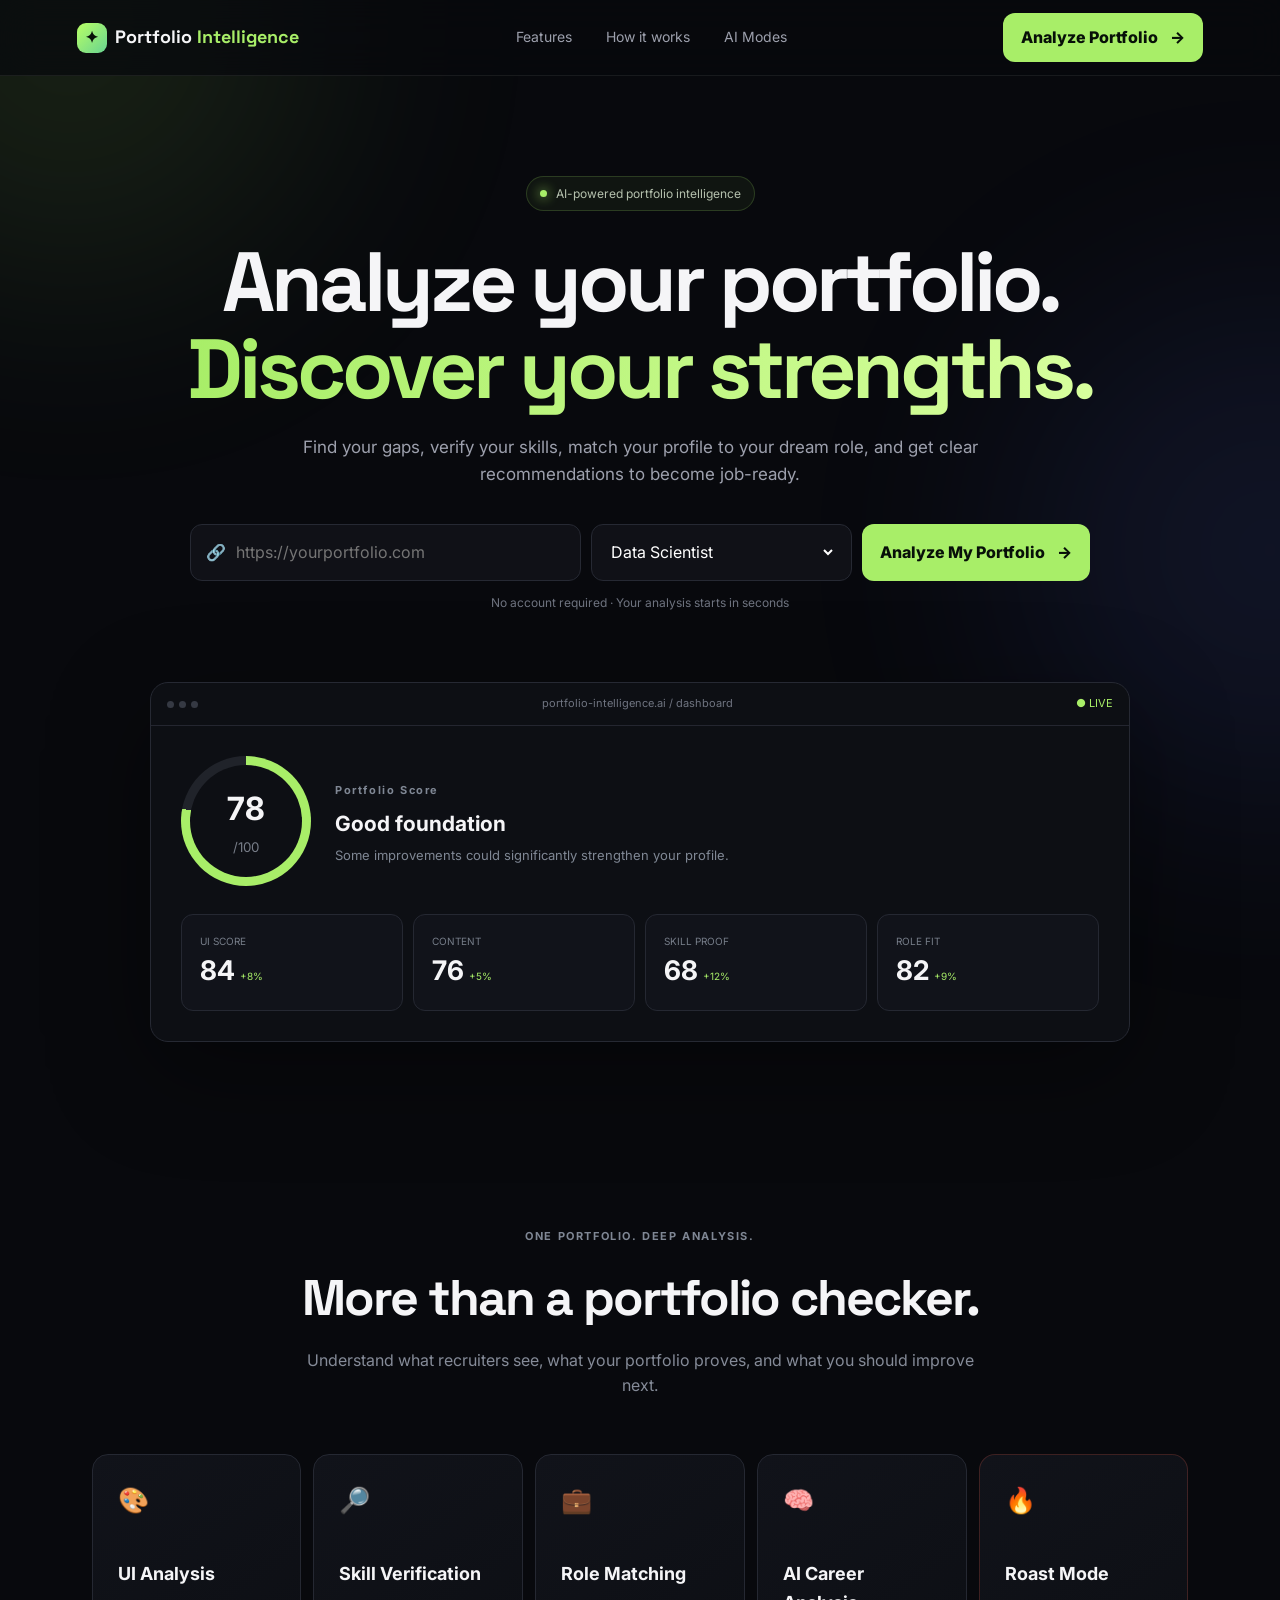
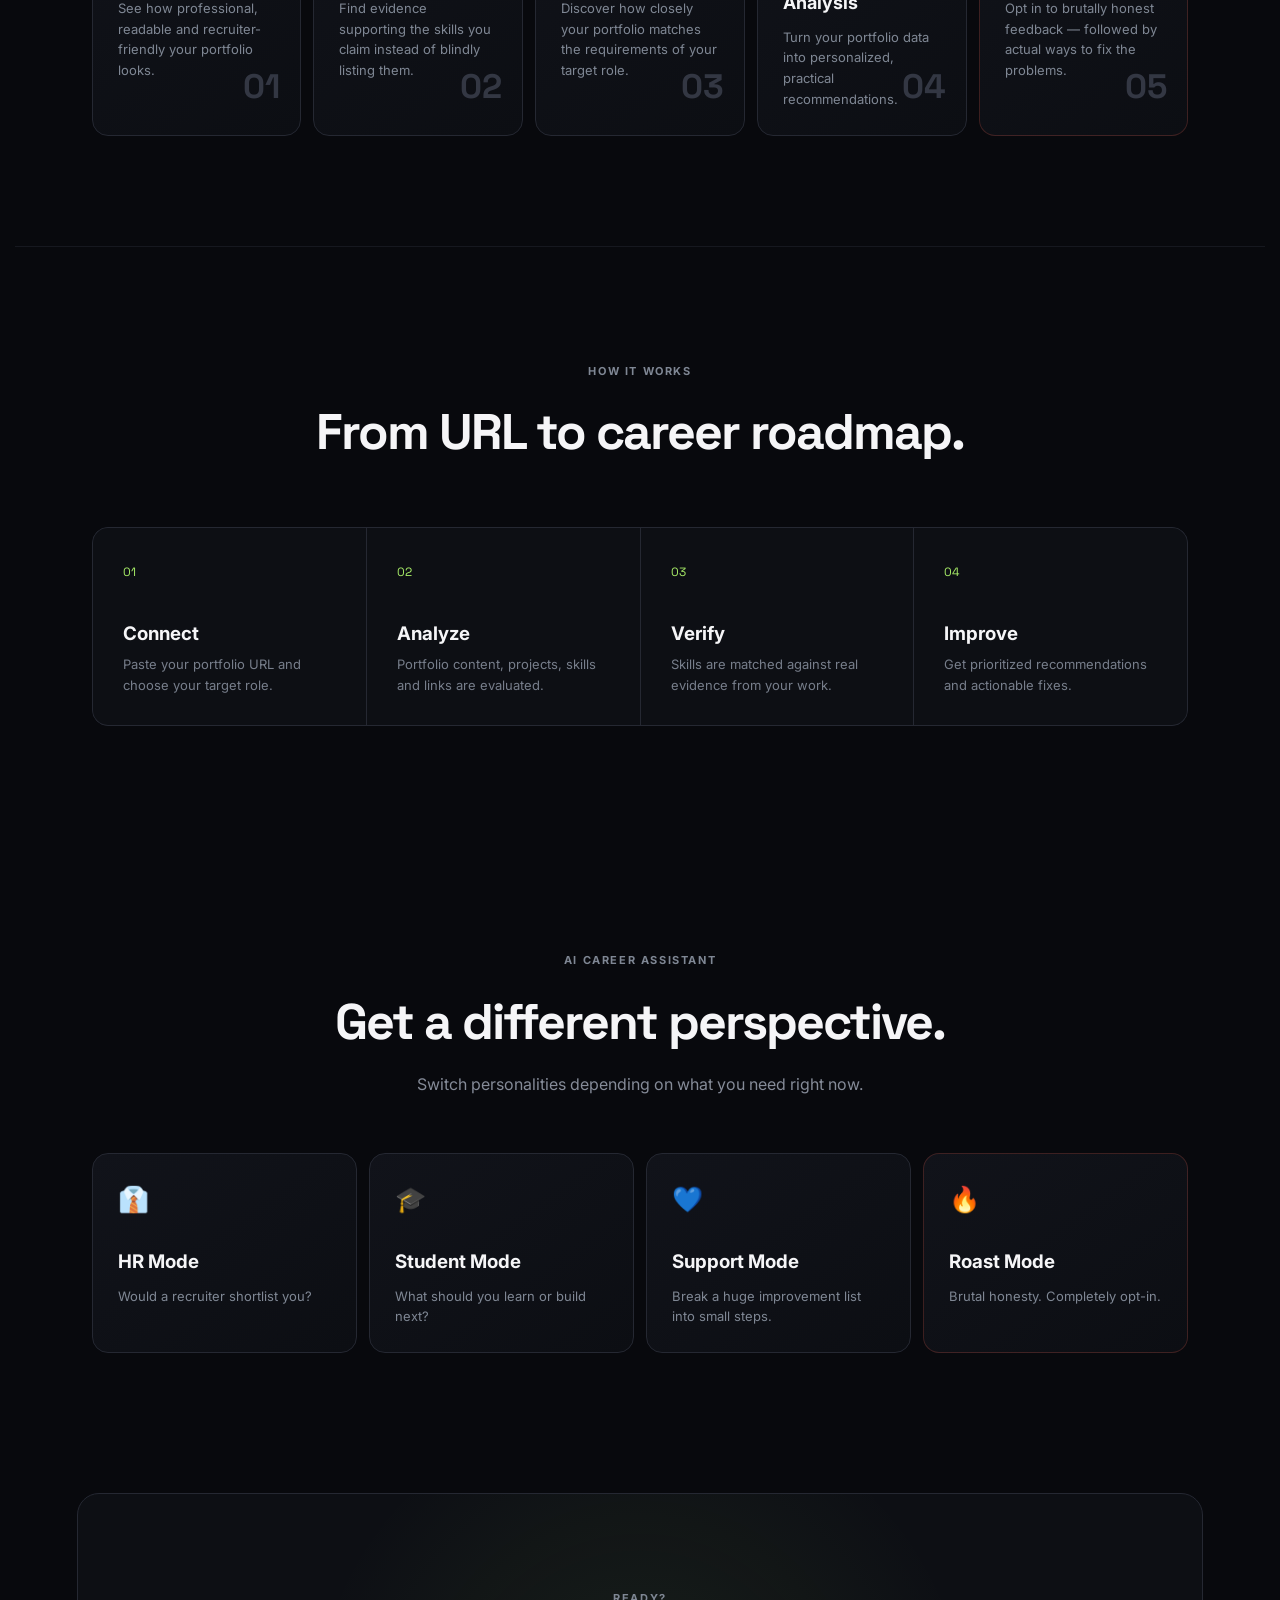
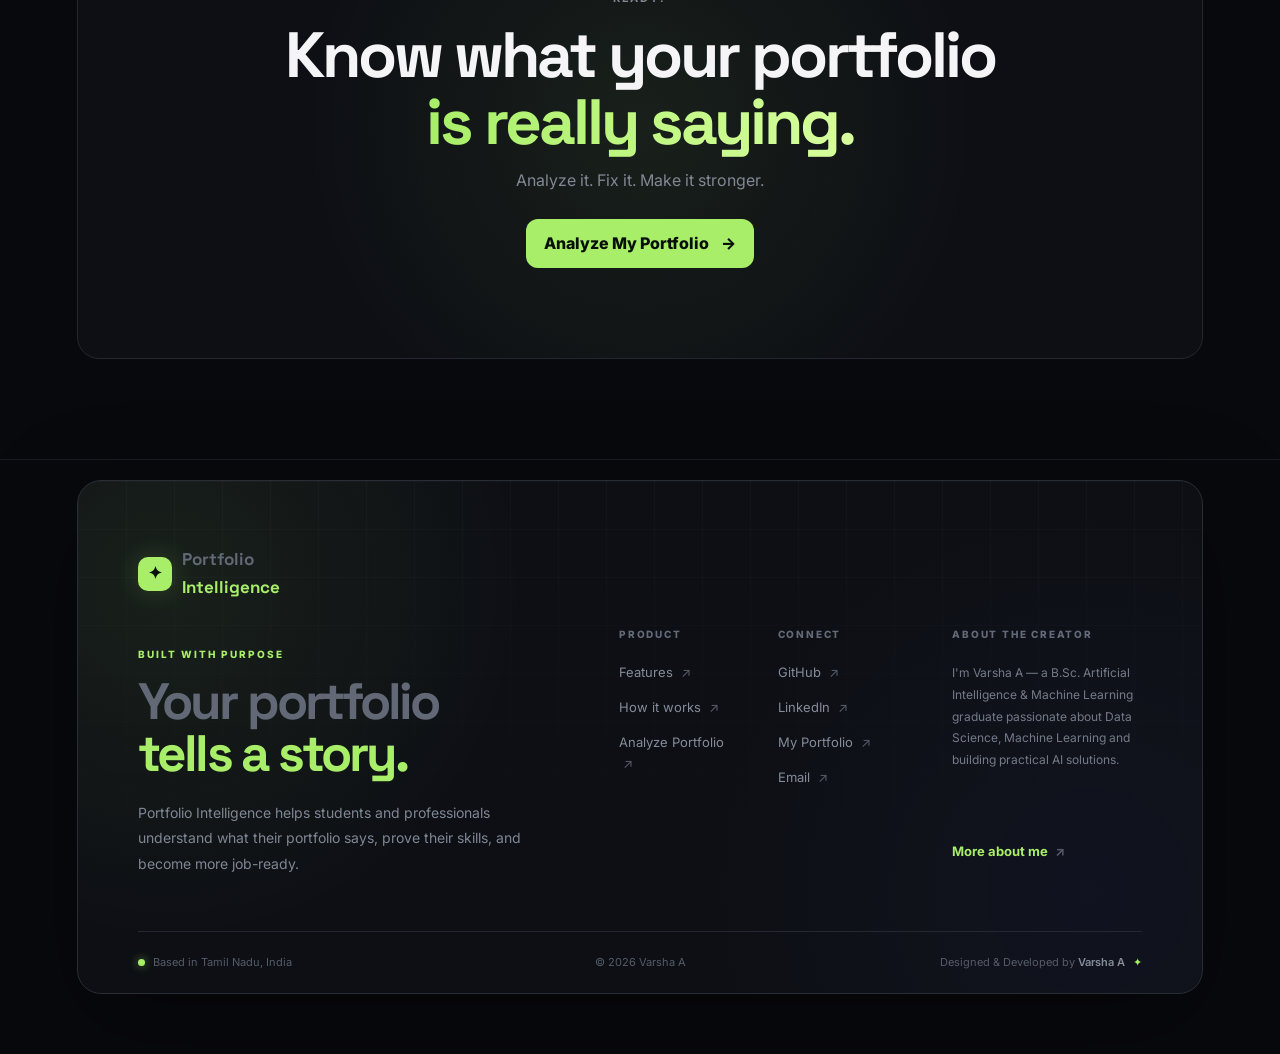
<file: index.html>
<!DOCTYPE html>
<html lang="en">
<head>
  <meta charset="UTF-8">
  <meta name="viewport" content="width=device-width, initial-scale=1.0">
  <title>Portfolio Intelligence | Analyze. Improve. Get Hired.</title>
  <meta name="description" content="Analyze your portfolio, verify your skills, discover career gaps and become job-ready.">
  <link rel="preconnect" href="https://fonts.googleapis.com">
  <link rel="preconnect" href="https://fonts.gstatic.com" crossorigin>
  <link href="https://fonts.googleapis.com/css2?family=Inter:wght@400;500;600;700;800&family=Space+Grotesk:wght@500;600;700&display=swap" rel="stylesheet">
  <link rel="stylesheet" href="css/style.css">
</head>
<body>
  <div class="page-glow glow-one"></div>
  <div class="page-glow glow-two"></div>

  <header class="navbar">
    <a href="index.html" class="brand">
      <span class="brand-mark">✦</span>
      <span>Portfolio<span class="brand-accent"> Intelligence</span></span>
    </a>

    <nav class="desktop-nav">
      <a href="#features">Features</a>
      <a href="#how-it-works">How it works</a>
      <a href="#ai-modes">AI Modes</a>
    </nav>

    <a class="nav-cta" href="analyze.html">Analyze Portfolio <span>→</span></a>
    <button class="menu-toggle" aria-label="Open menu">☰</button>
  </header>

  <div class="mobile-menu">
    <a href="#features">Features</a>
    <a href="#how-it-works">How it works</a>
    <a href="#ai-modes">AI Modes</a>
    <a href="analyze.html">Analyze Portfolio →</a>
  </div>

  <main>
    <section class="hero">
      <div class="hero-badge reveal">
        <span class="pulse-dot"></span>
        AI-powered portfolio intelligence
      </div>

      <h1 class="reveal delay-1">
        Analyze your portfolio.<br>
        <span class="gradient-text" id="hero-word">Discover your strengths.</span>
      </h1>

      <p class="hero-description reveal delay-2">
        Find your gaps, verify your skills, match your profile to your dream role,
        and get clear recommendations to become job-ready.
      </p>

      <div class="hero-form reveal delay-3">
        <div class="input-wrap">
          <span>🔗</span>
          <input id="portfolioUrl" type="url" placeholder="https://yourportfolio.com">
        </div>

        <div class="select-wrap">
          <select id="targetRole">
            <option value="Data Analyst">Data Analyst</option>
            <option value="Data Scientist" selected>Data Scientist</option>
            <option value="Machine Learning Engineer">Machine Learning Engineer</option>
            <option value="Data Engineer">Data Engineer</option>
            <option value="Business Analyst">Business Analyst</option>
            <option value="Software Developer">Software Developer</option>
            <option value="Frontend Developer">Frontend Developer</option>
            <option value="Backend Developer">Backend Developer</option>
            <option value="Full Stack Developer">Full Stack Developer</option>
            <option value="Cloud Engineer">Cloud Engineer</option>
            <option value="DevOps Engineer">DevOps Engineer</option>
            <option value="Cybersecurity Analyst">Cybersecurity Analyst</option>
            <option value="BI Analyst">BI Analyst</option>
          </select>
        </div>

        <button class="primary-btn" id="analyzeBtn">
          Analyze My Portfolio <span>→</span>
        </button>
      </div>

      <p class="hero-note reveal delay-4">No account required · Your analysis starts in seconds</p>

      <div class="hero-preview reveal delay-5">
        <div class="preview-topbar">
          <div class="window-dots"><i></i><i></i><i></i></div>
          <span>portfolio-intelligence.ai / dashboard</span>
          <span class="live-badge">● LIVE</span>
        </div>

        <div class="preview-content">
          <div class="preview-score">
            <div class="score-ring" style="--score: 78">
              <div><strong>78</strong><small>/100</small></div>
            </div>
            <div>
              <span class="eyebrow">Portfolio Score</span>
              <h3>Good foundation</h3>
              <p>Some improvements could significantly strengthen your profile.</p>
            </div>
          </div>

          <div class="preview-cards">
            <div><span>UI SCORE</span><strong>84</strong><em>+8%</em></div>
            <div><span>CONTENT</span><strong>76</strong><em>+5%</em></div>
            <div><span>SKILL PROOF</span><strong>68</strong><em>+12%</em></div>
            <div><span>ROLE FIT</span><strong>82</strong><em>+9%</em></div>
          </div>
        </div>
      </div>
    </section>

    <section class="feature-section section" id="features">
      <div class="section-heading reveal">
        <span class="eyebrow">ONE PORTFOLIO. DEEP ANALYSIS.</span>
        <h2>More than a portfolio checker.</h2>
        <p>Understand what recruiters see, what your portfolio proves, and what you should improve next.</p>
      </div>

      <div class="feature-grid">
        <article class="feature-card reveal">
          <div class="feature-icon">🎨</div>
          <h3>UI Analysis</h3>
          <p>See how professional, readable and recruiter-friendly your portfolio looks.</p>
          <span class="feature-number">01</span>
        </article>
        <article class="feature-card reveal delay-1">
          <div class="feature-icon">🔎</div>
          <h3>Skill Verification</h3>
          <p>Find evidence supporting the skills you claim instead of blindly listing them.</p>
          <span class="feature-number">02</span>
        </article>
        <article class="feature-card reveal delay-2">
          <div class="feature-icon">💼</div>
          <h3>Role Matching</h3>
          <p>Discover how closely your portfolio matches the requirements of your target role.</p>
          <span class="feature-number">03</span>
        </article>
        <article class="feature-card reveal delay-3">
          <div class="feature-icon">🧠</div>
          <h3>AI Career Analysis</h3>
          <p>Turn your portfolio data into personalized, practical recommendations.</p>
          <span class="feature-number">04</span>
        </article>
        <article class="feature-card roast-card reveal">
          <div class="feature-icon">🔥</div>
          <h3>Roast Mode</h3>
          <p>Opt in to brutally honest feedback — followed by actual ways to fix the problems.</p>
          <span class="feature-number">05</span>
        </article>
      </div>
    </section>

    <section class="process-section section" id="how-it-works">
      <div class="section-heading reveal">
        <span class="eyebrow">HOW IT WORKS</span>
        <h2>From URL to career roadmap.</h2>
      </div>

      <div class="steps">
        <div class="step reveal"><span>01</span><div><h3>Connect</h3><p>Paste your portfolio URL and choose your target role.</p></div></div>
        <div class="step reveal delay-1"><span>02</span><div><h3>Analyze</h3><p>Portfolio content, projects, skills and links are evaluated.</p></div></div>
        <div class="step reveal delay-2"><span>03</span><div><h3>Verify</h3><p>Skills are matched against real evidence from your work.</p></div></div>
        <div class="step reveal delay-3"><span>04</span><div><h3>Improve</h3><p>Get prioritized recommendations and actionable fixes.</p></div></div>
      </div>
    </section>

    <section class="modes-section section" id="ai-modes">
      <div class="section-heading reveal">
        <span class="eyebrow">AI CAREER ASSISTANT</span>
        <h2>Get a different perspective.</h2>
        <p>Switch personalities depending on what you need right now.</p>
      </div>

      <div class="mode-grid">
        <div class="mode-card reveal"><span>👔</span><h3>HR Mode</h3><p>Would a recruiter shortlist you?</p></div>
        <div class="mode-card reveal delay-1"><span>🎓</span><h3>Student Mode</h3><p>What should you learn or build next?</p></div>
        <div class="mode-card reveal delay-2"><span>💙</span><h3>Support Mode</h3><p>Break a huge improvement list into small steps.</p></div>
        <div class="mode-card roast-mode reveal delay-3"><span>🔥</span><h3>Roast Mode</h3><p>Brutal honesty. Completely opt-in.</p></div>
      </div>
    </section>

    <section class="final-cta">
      <div class="cta-glow"></div>
      <span class="eyebrow">READY?</span>
      <h2>Know what your portfolio<br><span class="gradient-text">is really saying.</span></h2>
      <p>Analyze it. Fix it. Make it stronger.</p>
      <a href="analyze.html" class="primary-btn">Analyze My Portfolio <span>→</span></a>
    </section>
  </main>

<footer class="site-footer">

  <div class="footer-box">

    <!-- TOP FOOTER -->
    <div class="footer-main">

      <!-- LEFT -->
      <div class="footer-intro">

        <div class="footer-brand">
          <span class="footer-brand-icon">✦</span>

          <span>
            Portfolio
            <strong>Intelligence</strong>
          </span>
        </div>

        <span class="footer-eyebrow">BUILT WITH PURPOSE</span>

        <h2>
          Your portfolio
          <span>tells a story.</span>
        </h2>

        <p>
          Portfolio Intelligence helps students and professionals
          understand what their portfolio says, prove their skills,
          and become more job-ready.
        </p>

      </div>


      <!-- RIGHT -->
      <div class="footer-right">

        <div class="footer-column">

          <span class="footer-label">PRODUCT</span>

          <a href="#features">Features <span>↗</span></a>
          <a href="#how-it-works">How it works <span>↗</span></a>
          <a href="analyze.html">Analyze Portfolio <span>↗</span></a>

        </div>


        <div class="footer-column">

          <span class="footer-label">CONNECT</span>

          <a
            href="https://github.com/Varshh-hub"
            target="_blank"
            rel="noopener noreferrer"
          >
            GitHub <span>↗</span>
          </a>

          <a
            href="https://www.linkedin.com/in/varsha-a-4038ab290/"
            target="_blank"
            rel="noopener noreferrer"
          >
            LinkedIn <span>↗</span>
          </a>

          <a
            href="https://varshh-hub.github.io/VARSHA---portfolio/"
            target="_blank"
            rel="noopener noreferrer"
          >
            My Portfolio <span>↗</span>
          </a>

          <a href="mailto:varshhhh6@gmail.com">
            Email <span>↗</span>
          </a>

        </div>


        <div class="footer-column about-column">

          <span class="footer-label">ABOUT THE CREATOR</span>

          <p>
            I'm Varsha A — a B.Sc. Artificial Intelligence &
            Machine Learning graduate passionate about Data Science,
            Machine Learning and building practical AI solutions.
          </p>

          <a
            class="about-link"
            href="https://varshh-hub.github.io/VARSHA---portfolio/"
            target="_blank"
            rel="noopener noreferrer"
          >
            More about me <span>↗</span>
          </a>

        </div>

      </div>

    </div>


    <!-- BOTTOM BAR -->
    <div class="footer-bottom">

      <div class="footer-location">
        <span class="status-dot"></span>
        Based in Tamil Nadu, India
      </div>

      <div class="footer-copy">
        © 2026 Varsha A
      </div>

      <div class="footer-made">
        Designed & Developed by
        <strong>Varsha A</strong>
        <span class="footer-star">✦</span>
      </div>

    </div>

  </div>

</footer>
  <script src="js/main.js"></script>
</body>
</html>
</file>
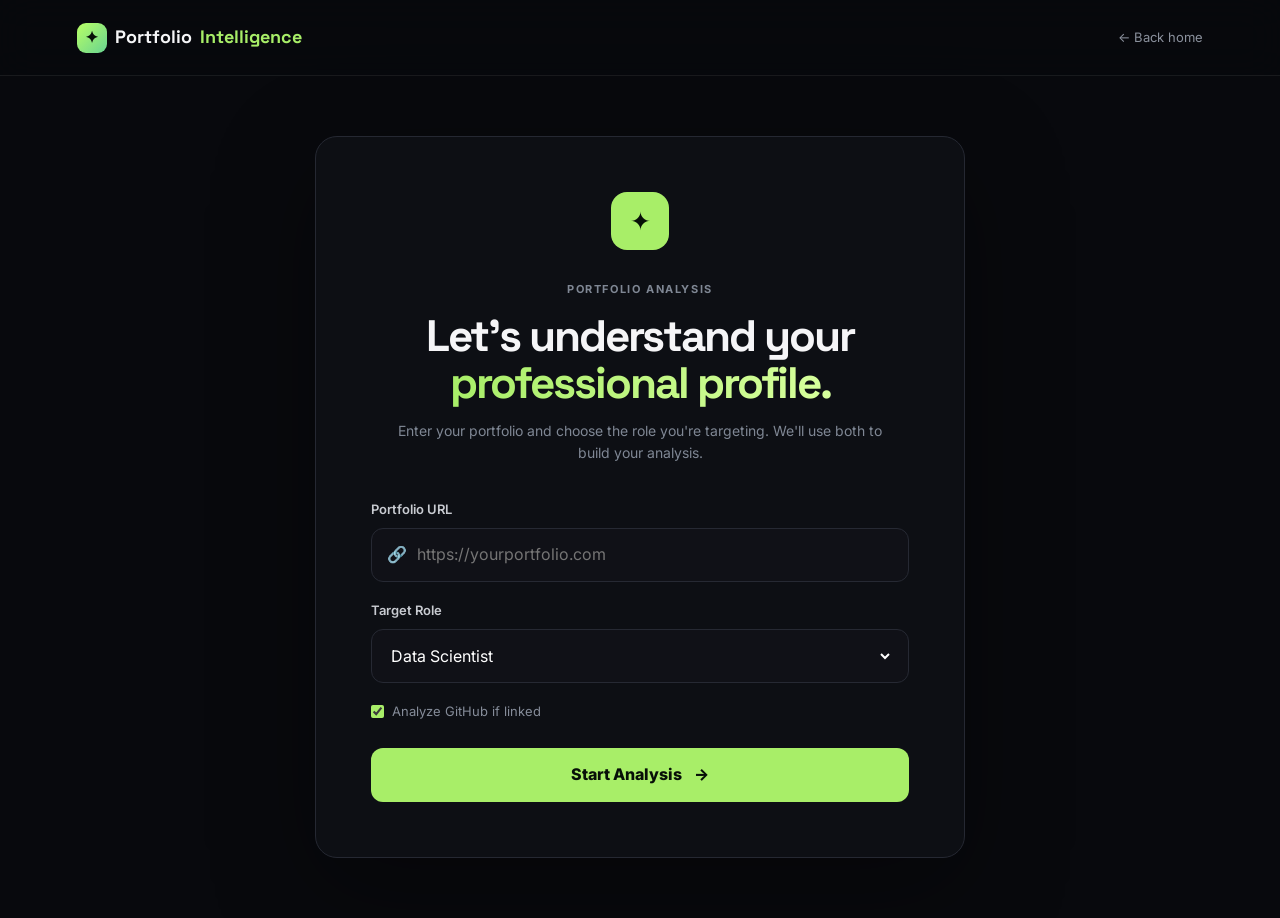
<file: analyze.html>
<!DOCTYPE html>
<html lang="en">
<head>
  <meta charset="UTF-8">
  <meta name="viewport" content="width=device-width, initial-scale=1.0">
  <title>Analyze Portfolio | Portfolio Intelligence</title>
  <link rel="preconnect" href="https://fonts.googleapis.com">
  <link rel="preconnect" href="https://fonts.gstatic.com" crossorigin>
  <link href="https://fonts.googleapis.com/css2?family=Inter:wght@400;500;600;700;800&family=Space+Grotesk:wght@500;600;700&display=swap" rel="stylesheet">
  <link rel="stylesheet" href="css/style.css">
  <link rel="stylesheet" href="css/analyze.css">
</head>
<body class="analyze-page">
  <header class="navbar">
    <a href="index.html" class="brand"><span class="brand-mark">✦</span> Portfolio<span class="brand-accent"> Intelligence</span></a>
    <a class="nav-back" href="index.html">← Back home</a>
  </header>

  <main class="analyze-main">
    <section class="analyze-card" id="inputView">
      <div class="analysis-icon">✦</div>
      <span class="eyebrow">PORTFOLIO ANALYSIS</span>
      <h1>Let's understand your<br><span class="gradient-text">professional profile.</span></h1>
      <p>Enter your portfolio and choose the role you're targeting. We'll use both to build your analysis.</p>

      <form id="analysisForm">
        <label>Portfolio URL</label>
        <div class="large-input"><span>🔗</span><input id="analysisUrl" type="url" required placeholder="https://yourportfolio.com"></div>

        <label>Target Role</label>
        <div class="large-select"><select id="analysisRole">
          <option>Data Analyst</option>
          <option selected>Data Scientist</option>
          <option>Machine Learning Engineer</option>
          <option>Data Engineer</option>
          <option>Business Analyst</option>
          <option>Software Developer</option>
          <option>Frontend Developer</option>
          <option>Backend Developer</option>
          <option>Other</option>
        </select></div>

        <label class="check-row"><input type="checkbox" checked> <span>Analyze GitHub if linked</span></label>
        <button class="primary-btn full-btn" type="submit">Start Analysis <span>→</span></button>
      </form>
    </section>

    <section class="loading-card hidden" id="loadingView">
      <div class="loader-orbit"><span>✦</span></div>
      <span class="eyebrow">AI ANALYSIS ENGINE</span>
      <h1>Analyzing your<br><span class="gradient-text">portfolio...</span></h1>
      <div class="progress-track"><div id="progressBar"></div></div>
      <strong id="progressPercent">0%</strong>

      <div class="analysis-steps" id="analysisSteps">
        <div data-step="0"><i></i><span>Portfolio connected</span></div>
        <div data-step="1"><i></i><span>Collecting portfolio content</span></div>
        <div data-step="2"><i></i><span>Detecting skills</span></div>
        <div data-step="3"><i></i><span>Analyzing projects</span></div>
        <div data-step="4"><i></i><span>Checking skill evidence</span></div>
        <div data-step="5"><i></i><span>Comparing with target role</span></div>
        <div data-step="6"><i></i><span>Generating recommendations</span></div>
      </div>
    </section>
  </main>

  <script src="js/analyze.js"></script>
</body>
</html>
</file>
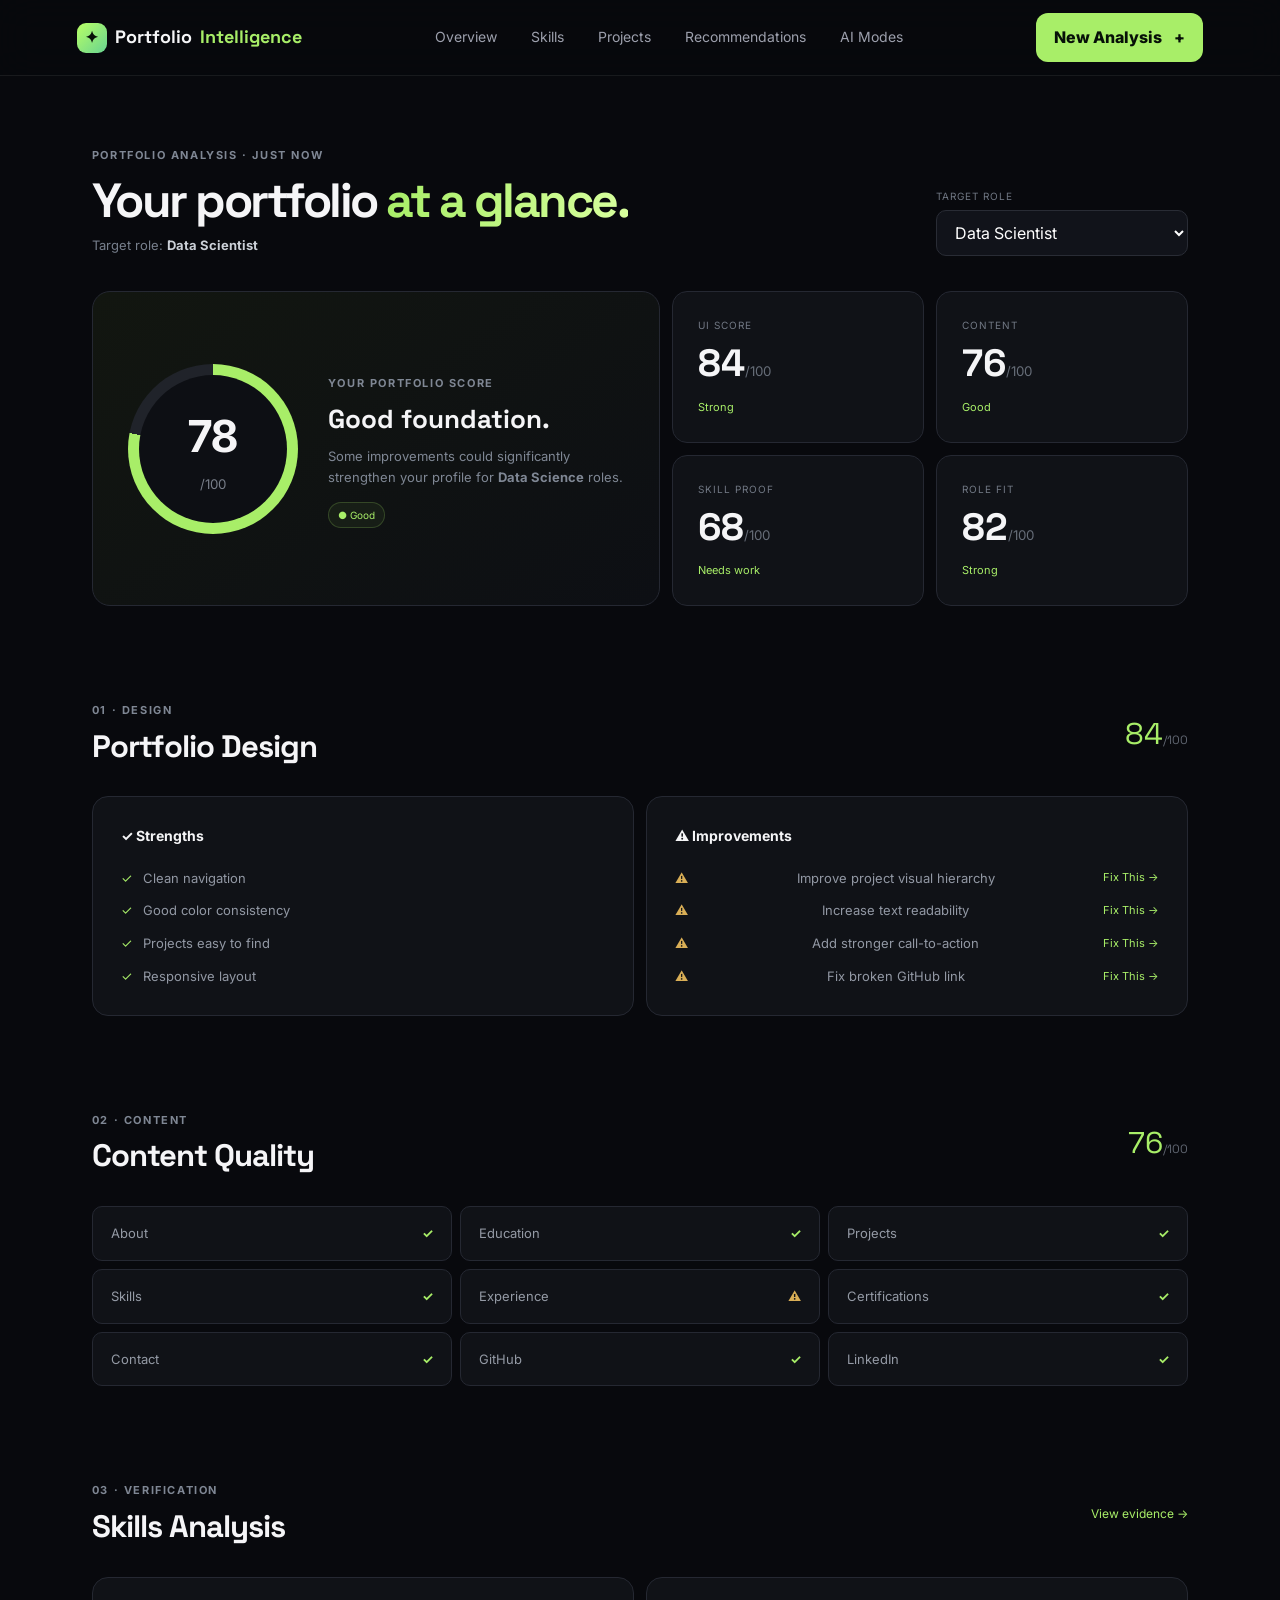
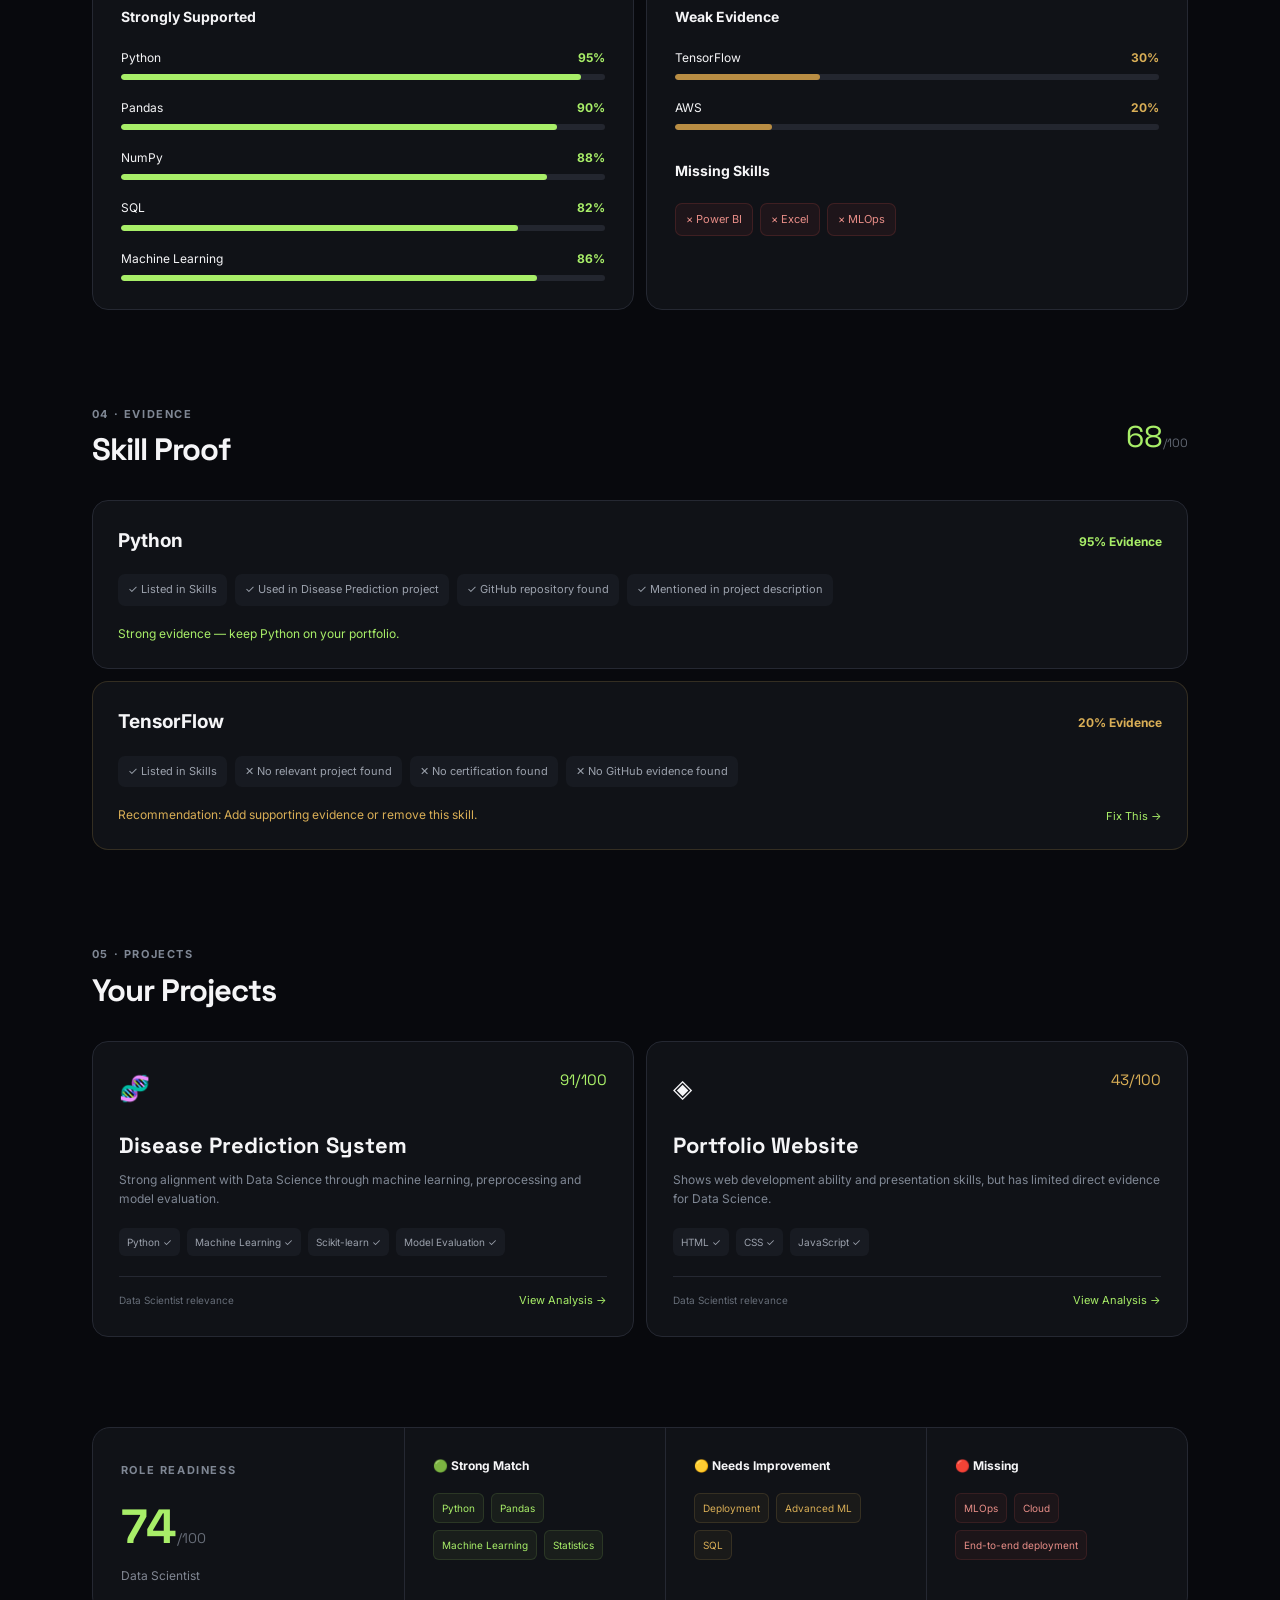
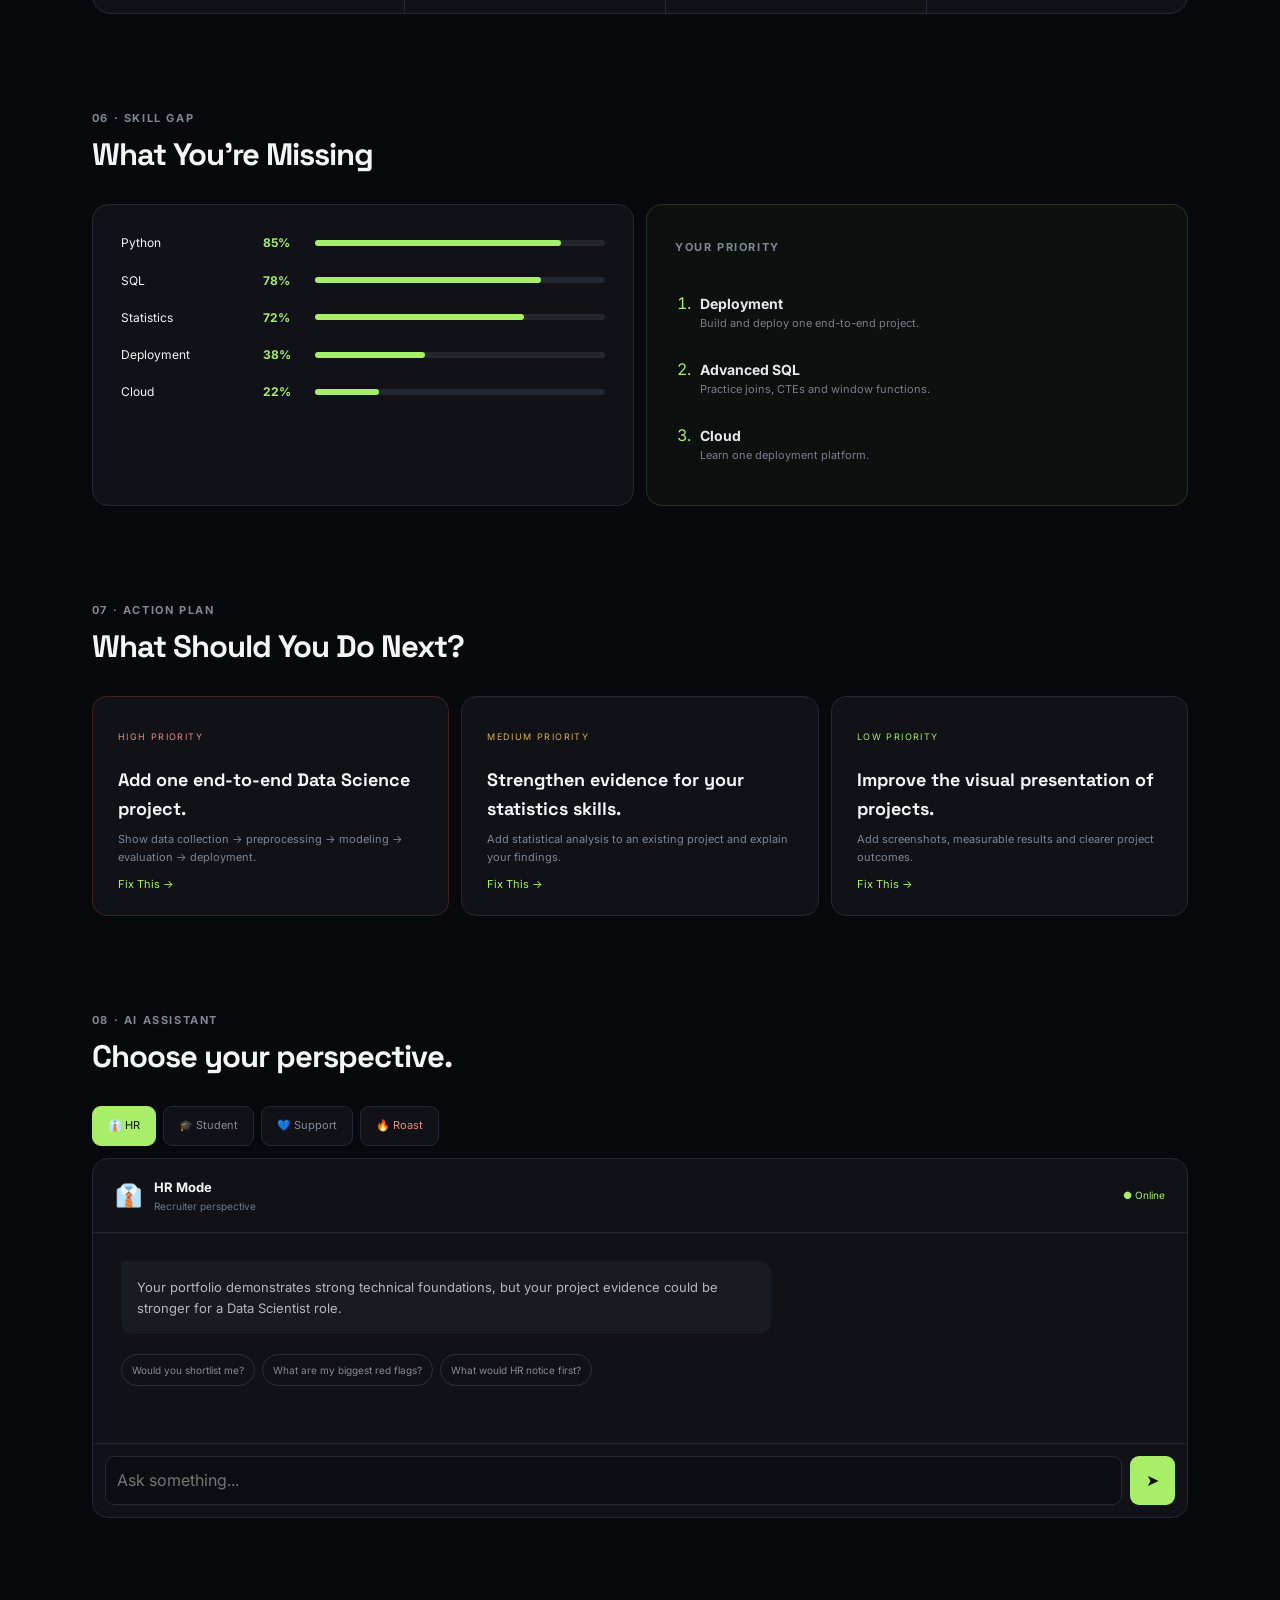
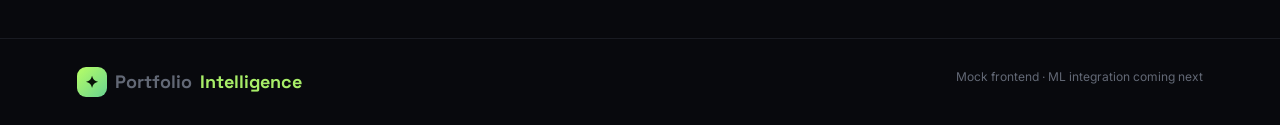
<file: dashboard.html>
<!DOCTYPE html>
<html lang="en">
<head>
  <meta charset="UTF-8">
  <meta name="viewport" content="width=device-width, initial-scale=1.0">
  <title>Dashboard | Portfolio Intelligence</title>
  <link rel="preconnect" href="https://fonts.googleapis.com">
  <link rel="preconnect" href="https://fonts.gstatic.com" crossorigin>
  <link href="https://fonts.googleapis.com/css2?family=Inter:wght@400;500;600;700;800&family=Space+Grotesk:wght@500;600;700&display=swap" rel="stylesheet">
  <link rel="stylesheet" href="css/style.css">
  <link rel="stylesheet" href="css/dashboard.css">
</head>
<body class="dashboard-page">
  <header class="navbar dashboard-nav">
    <a href="index.html" class="brand"><span class="brand-mark">✦</span> Portfolio<span class="brand-accent"> Intelligence</span></a>
    <nav class="desktop-nav">
      <a href="#overview">Overview</a><a href="#skills">Skills</a><a href="#projects">Projects</a><a href="#recommendations">Recommendations</a><a href="#ai-modes">AI Modes</a>
    </nav>
    <a href="analyze.html" class="nav-cta">New Analysis <span>+</span></a>
    <button class="menu-toggle">☰</button>
  </header>

  <main class="dashboard-container">
    <section class="dashboard-hero" id="overview">
      <div>
        <span class="eyebrow">PORTFOLIO ANALYSIS · JUST NOW</span>
        <h1>Your portfolio <span class="gradient-text">at a glance.</span></h1>
        <p>Target role: <strong id="roleLabel">Data Scientist</strong></p>
      </div>
      <div class="role-switcher"><label>Target Role</label><select id="roleSwitcher"><option>Data Scientist</option><option>Data Analyst</option><option>Machine Learning Engineer</option><option>Data Engineer</option></select></div>
    </section>

    <section class="score-layout">
      <div class="main-score-card reveal">
        <div class="score-ring large-ring" style="--score:78"><div><strong data-counter="78">0</strong><small>/100</small></div></div>
        <div class="score-copy"><span class="eyebrow">YOUR PORTFOLIO SCORE</span><h2>Good foundation.</h2><p>Some improvements could significantly strengthen your profile for <strong>Data Science</strong> roles.</p><span class="status-pill">● Good</span></div>
      </div>
      <div class="metric-grid">
        <div class="metric-card reveal"><span>UI SCORE</span><strong data-counter="84">0</strong><small>/100</small><em>Strong</em></div>
        <div class="metric-card reveal"><span>CONTENT</span><strong data-counter="76">0</strong><small>/100</small><em>Good</em></div>
        <div class="metric-card reveal"><span>SKILL PROOF</span><strong data-counter="68">0</strong><small>/100</small><em>Needs work</em></div>
        <div class="metric-card reveal"><span>ROLE FIT</span><strong data-counter="82">0</strong><small>/100</small><em>Strong</em></div>
      </div>
    </section>

    <section class="dashboard-section" id="ui-analysis">
      <div class="section-title"><div><span class="eyebrow">01 · DESIGN</span><h2>Portfolio Design</h2></div><div class="section-score">84<span>/100</span></div></div>
      <div class="two-column">
        <div class="panel">
          <h3>✓ Strengths</h3>
          <ul class="check-list"><li>Clean navigation</li><li>Good color consistency</li><li>Projects easy to find</li><li>Responsive layout</li></ul>
        </div>
        <div class="panel warning-panel">
          <h3>⚠ Improvements</h3>
          <ul class="warning-list"><li><span>Improve project visual hierarchy</span><button>Fix This →</button></li><li><span>Increase text readability</span><button>Fix This →</button></li><li><span>Add stronger call-to-action</span><button>Fix This →</button></li><li><span>Fix broken GitHub link</span><button>Fix This →</button></li></ul>
        </div>
      </div>
    </section>

    <section class="dashboard-section">
      <div class="section-title"><div><span class="eyebrow">02 · CONTENT</span><h2>Content Quality</h2></div><div class="section-score">76<span>/100</span></div></div>
      <div class="content-grid">
        <div class="content-item good"><span>About</span><b>✓</b></div><div class="content-item good"><span>Education</span><b>✓</b></div><div class="content-item good"><span>Projects</span><b>✓</b></div><div class="content-item good"><span>Skills</span><b>✓</b></div><div class="content-item weak"><span>Experience</span><b>⚠</b></div><div class="content-item good"><span>Certifications</span><b>✓</b></div><div class="content-item good"><span>Contact</span><b>✓</b></div><div class="content-item good"><span>GitHub</span><b>✓</b></div><div class="content-item good"><span>LinkedIn</span><b>✓</b></div>
      </div>
    </section>

    <section class="dashboard-section" id="skills">
      <div class="section-title"><div><span class="eyebrow">03 · VERIFICATION</span><h2>Skills Analysis</h2></div><a class="text-link" href="#skill-proof">View evidence →</a></div>
      <div class="skills-layout">
        <div class="panel">
          <h3>Strongly Supported</h3>
          <div class="skill-bars">
            <div class="skill"><div><span>Python</span><b>95%</b></div><div class="bar"><i style="width:95%"></i></div></div>
            <div class="skill"><div><span>Pandas</span><b>90%</b></div><div class="bar"><i style="width:90%"></i></div></div>
            <div class="skill"><div><span>NumPy</span><b>88%</b></div><div class="bar"><i style="width:88%"></i></div></div>
            <div class="skill"><div><span>SQL</span><b>82%</b></div><div class="bar"><i style="width:82%"></i></div></div>
            <div class="skill"><div><span>Machine Learning</span><b>86%</b></div><div class="bar"><i style="width:86%"></i></div></div>
          </div>
        </div>
        <div class="panel">
          <h3>Weak Evidence</h3>
          <div class="skill-bars">
            <div class="skill weak"><div><span>TensorFlow</span><b>30%</b></div><div class="bar"><i style="width:30%"></i></div></div>
            <div class="skill weak"><div><span>AWS</span><b>20%</b></div><div class="bar"><i style="width:20%"></i></div></div>
          </div>
          <h3 class="missing-heading">Missing Skills</h3>
          <div class="missing-tags"><span>× Power BI</span><span>× Excel</span><span>× MLOps</span></div>
        </div>
      </div>
    </section>

    <section class="dashboard-section" id="skill-proof">
      <div class="section-title"><div><span class="eyebrow">04 · EVIDENCE</span><h2>Skill Proof</h2></div><div class="section-score">68<span>/100</span></div></div>
      <div class="evidence-list">
        <article class="evidence-card"><div class="evidence-header"><h3>Python</h3><strong>95% Evidence</strong></div><div class="evidence-points"><span>✓ Listed in Skills</span><span>✓ Used in Disease Prediction project</span><span>✓ GitHub repository found</span><span>✓ Mentioned in project description</span></div><p class="evidence-good">Strong evidence — keep Python on your portfolio.</p></article>
        <article class="evidence-card weak-evidence"><div class="evidence-header"><h3>TensorFlow</h3><strong>20% Evidence</strong></div><div class="evidence-points"><span>✓ Listed in Skills</span><span>✕ No relevant project found</span><span>✕ No certification found</span><span>✕ No GitHub evidence found</span></div><p class="evidence-warning">Recommendation: Add supporting evidence or remove this skill.</p><button class="fix-btn">Fix This →</button></article>
      </div>
    </section>

    <section class="dashboard-section" id="projects">
      <div class="section-title"><div><span class="eyebrow">05 · PROJECTS</span><h2>Your Projects</h2></div></div>
      <div class="project-grid">
        <article class="project-card">
          <div class="project-top"><span class="project-icon">🧬</span><span class="relevance">91/100</span></div>
          <h3>Disease Prediction System</h3><p>Strong alignment with Data Science through machine learning, preprocessing and model evaluation.</p>
          <div class="project-tags"><span>Python ✓</span><span>Machine Learning ✓</span><span>Scikit-learn ✓</span><span>Model Evaluation ✓</span></div>
          <div class="project-bottom"><span>Data Scientist relevance</span><button>View Analysis →</button></div>
        </article>
        <article class="project-card">
          <div class="project-top"><span class="project-icon">◈</span><span class="relevance low">43/100</span></div>
          <h3>Portfolio Website</h3><p>Shows web development ability and presentation skills, but has limited direct evidence for Data Science.</p>
          <div class="project-tags"><span>HTML ✓</span><span>CSS ✓</span><span>JavaScript ✓</span></div>
          <div class="project-bottom"><span>Data Scientist relevance</span><button>View Analysis →</button></div>
        </article>
      </div>
    </section>

    <section class="dashboard-section role-fit-section">
      <div class="role-fit-card">
        <div class="role-score"><span class="eyebrow">ROLE READINESS</span><div><strong>74</strong><small>/100</small></div><p>Data Scientist</p></div>
        <div class="fit-column"><h3>🟢 Strong Match</h3><div class="tag-list"><span>Python</span><span>Pandas</span><span>Machine Learning</span><span>Statistics</span></div></div>
        <div class="fit-column"><h3>🟡 Needs Improvement</h3><div class="tag-list yellow"><span>Deployment</span><span>Advanced ML</span><span>SQL</span></div></div>
        <div class="fit-column"><h3>🔴 Missing</h3><div class="tag-list red"><span>MLOps</span><span>Cloud</span><span>End-to-end deployment</span></div></div>
      </div>
    </section>

    <section class="dashboard-section gap-section">
      <div class="section-title"><div><span class="eyebrow">06 · SKILL GAP</span><h2>What You're Missing</h2></div></div>
      <div class="gap-layout">
        <div class="panel">
          <div class="gap-row"><span>Python</span><b>85%</b><div><i style="width:85%"></i></div></div>
          <div class="gap-row"><span>SQL</span><b>78%</b><div><i style="width:78%"></i></div></div>
          <div class="gap-row"><span>Statistics</span><b>72%</b><div><i style="width:72%"></i></div></div>
          <div class="gap-row"><span>Deployment</span><b>38%</b><div><i style="width:38%"></i></div></div>
          <div class="gap-row"><span>Cloud</span><b>22%</b><div><i style="width:22%"></i></div></div>
        </div>
        <div class="priority-card"><span class="eyebrow">YOUR PRIORITY</span><ol><li><b>Deployment</b><span>Build and deploy one end-to-end project.</span></li><li><b>Advanced SQL</b><span>Practice joins, CTEs and window functions.</span></li><li><b>Cloud</b><span>Learn one deployment platform.</span></li></ol></div>
      </div>
    </section>

    <section class="dashboard-section" id="recommendations">
      <div class="section-title"><div><span class="eyebrow">07 · ACTION PLAN</span><h2>What Should You Do Next?</h2></div></div>
      <div class="recommendations">
        <article class="recommendation high"><span>HIGH PRIORITY</span><h3>Add one end-to-end Data Science project.</h3><p>Show data collection → preprocessing → modeling → evaluation → deployment.</p><button>Fix This →</button></article>
        <article class="recommendation medium"><span>MEDIUM PRIORITY</span><h3>Strengthen evidence for your statistics skills.</h3><p>Add statistical analysis to an existing project and explain your findings.</p><button>Fix This →</button></article>
        <article class="recommendation low"><span>LOW PRIORITY</span><h3>Improve the visual presentation of projects.</h3><p>Add screenshots, measurable results and clearer project outcomes.</p><button>Fix This →</button></article>
      </div>
    </section>

    <section class="dashboard-section" id="ai-modes">
      <div class="section-title"><div><span class="eyebrow">08 · AI ASSISTANT</span><h2>Choose your perspective.</h2></div></div>
      <div class="ai-mode-tabs"><button class="mode-tab active" data-mode="hr">👔 HR</button><button class="mode-tab" data-mode="student">🎓 Student</button><button class="mode-tab" data-mode="support">💙 Support</button><button class="mode-tab roast-tab" data-mode="roast">🔥 Roast</button></div>
      <div class="chat-panel">
        <div class="chat-header"><span id="chatIcon">👔</span><div><strong id="chatTitle">HR Mode</strong><small id="chatSubtitle">Recruiter perspective</small></div><span class="online-dot">● Online</span></div>
        <div class="chat-body"><div class="ai-message" id="aiMessage">Your portfolio demonstrates strong technical foundations, but your project evidence could be stronger for a Data Scientist role.</div><div class="quick-prompts" id="quickPrompts"><button>Would you shortlist me?</button><button>What are my biggest red flags?</button><button>What would HR notice first?</button></div></div>
        <div class="chat-input"><input placeholder="Ask something..."><button>➤</button></div>
      </div>
    </section>
  </main>

  <footer><div class="brand"><span class="brand-mark">✦</span> Portfolio<span class="brand-accent"> Intelligence</span></div><span>Mock frontend · ML integration coming next</span></footer>

  <div class="modal hidden" id="roastModal">
    <div class="modal-box"><button class="modal-close" id="closeModal">×</button><div class="roast-big">🔥</div><span class="eyebrow">ROAST MODE</span><h2>Are you sure? 😭</h2><p>This mode gives brutally honest feedback. No sugar coating.</p><div class="modal-actions"><button id="cancelRoast">Maybe later</button><button class="danger-btn" id="doRoast">DO IT 🔥</button></div></div>
  </div>

  <script src="js/dashboard.js"></script>
</body>
</html>
</file>
<file: css/style.css>
*{box-sizing:border-box;margin:0;padding:0}html{scroll-behavior:smooth}body{font-family:Inter,Arial,sans-serif;background:#08090d;color:#f5f5f7;line-height:1.6;overflow-x:hidden}a{text-decoration:none;color:inherit}button,input,select{font:inherit}.navbar{height:76px;display:flex;align-items:center;justify-content:space-between;padding:0 6%;border-bottom:1px solid rgba(255,255,255,.07);position:relative;z-index:20;background:rgba(8,9,13,.72);backdrop-filter:blur(18px)}.brand{font-family:"Space Grotesk",sans-serif;font-size:18px;font-weight:700;display:flex;align-items:center;gap:8px}.brand-mark{width:30px;height:30px;border-radius:9px;display:grid;place-items:center;background:linear-gradient(135deg,#b8ff65,#68d391);color:#071008;font-size:16px}.brand-accent{color:#a8ee68}.desktop-nav{display:flex;gap:34px;color:#9da0ad;font-size:14px}.desktop-nav a{transition:.25s}.desktop-nav a:hover{color:#fff}.nav-cta,.primary-btn{border:0;border-radius:12px;background:#a8ee68;color:#071008;font-weight:800;padding:12px 18px;display:inline-flex;align-items:center;justify-content:center;gap:12px;cursor:pointer;transition:.25s;box-shadow:0 0 0 rgba(168,238,104,0)}.nav-cta:hover,.primary-btn:hover{transform:translateY(-2px);box-shadow:0 10px 30px rgba(168,238,104,.16)}.menu-toggle{display:none;background:none;border:0;color:#fff;font-size:24px}.mobile-menu{display:none}.page-glow{position:fixed;width:500px;height:500px;border-radius:50%;filter:blur(130px);opacity:.11;pointer-events:none}.glow-one{background:#9fe95f;top:-220px;left:-180px}.glow-two{background:#5b74ff;right:-240px;top:300px}.hero{min-height:calc(100vh - 76px);padding:100px 6% 70px;text-align:center;position:relative}.hero-badge{display:inline-flex;gap:9px;align-items:center;border:1px solid rgba(168,238,104,.18);background:rgba(168,238,104,.05);border-radius:999px;padding:7px 13px;color:#b5c1ae;font-size:12px}.pulse-dot{width:7px;height:7px;border-radius:50%;background:#a8ee68;box-shadow:0 0 12px #a8ee68}.hero h1{font-family:"Space Grotesk",sans-serif;font-size:clamp(45px,7vw,84px);line-height:1.03;letter-spacing:-4px;max-width:1000px;margin:28px auto 22px}.gradient-text{background:linear-gradient(90deg,#a8ee68,#d7ff9d);-webkit-background-clip:text;background-clip:text;color:transparent}.hero-description{max-width:680px;margin:0 auto;color:#9da0ad;font-size:17px}.hero-form{max-width:900px;margin:35px auto 12px;display:grid;grid-template-columns:1.5fr 1fr auto;gap:10px}.input-wrap,.select-wrap,.large-input,.large-select{display:flex;align-items:center;gap:10px;border:1px solid #262933;background:#101117;border-radius:12px;padding:0 15px}.input-wrap input,.large-input input{width:100%;border:0;outline:0;background:transparent;color:#fff;padding:15px 0}.select-wrap select,.large-select select{width:100%;border:0;outline:0;background:#101117;color:#fff;padding:15px 0}.hero-note{color:#6f7480;font-size:12px}.hero-preview{max-width:980px;margin:70px auto 0;text-align:left;border:1px solid #262933;border-radius:18px;background:#0d0f14;box-shadow:0 30px 100px rgba(0,0,0,.4);overflow:hidden;transform:perspective(1000px) rotateX(3deg)}.preview-topbar{padding:12px 16px;border-bottom:1px solid #242630;color:#6f7480;font-size:11px;display:flex;align-items:center;justify-content:space-between}.window-dots{display:flex;gap:5px}.window-dots i{width:7px;height:7px;border-radius:50%;background:#353943}.live-badge{color:#a8ee68}.preview-content{padding:30px}.preview-score{display:flex;align-items:center;gap:24px}.score-ring{--score:78;width:130px;height:130px;border-radius:50%;display:grid;place-items:center;background:conic-gradient(#a8ee68 calc(var(--score)*1%),#20232a 0);position:relative}.score-ring:before{content:"";position:absolute;inset:9px;background:#0d0f14;border-radius:50%}.score-ring>div{position:relative;text-align:center}.score-ring strong{font-size:32px;display:block}.score-ring small{color:#777d88}.eyebrow{font-size:11px;letter-spacing:1.6px;color:#7f8794;font-weight:700}.preview-score h3{font-size:21px;margin:5px 0}.preview-score p{color:#7f8794;font-size:13px;max-width:420px}.preview-cards{display:grid;grid-template-columns:repeat(4,1fr);gap:10px;margin-top:28px}.preview-cards>div{padding:18px;border:1px solid #252832;background:#11131a;border-radius:12px}.preview-cards span{display:block;font-size:10px;color:#767d89}.preview-cards strong{font-size:27px;margin-right:5px}.preview-cards em{font-size:10px;color:#a8ee68;font-style:normal}.section{padding:110px 6%;max-width:1250px;margin:auto}.section-heading{text-align:center;max-width:700px;margin:0 auto 55px}.section-heading h2{font-family:"Space Grotesk";font-size:clamp(32px,4vw,50px);letter-spacing:-2px;margin:10px 0}.section-heading p{color:#858b98}.feature-grid{display:grid;grid-template-columns:repeat(5,1fr);gap:12px}.feature-card,.mode-card{border:1px solid #252832;background:linear-gradient(145deg,#11131a,#0c0e13);border-radius:16px;padding:25px;min-height:270px;position:relative;overflow:hidden;transition:.3s}.feature-card:hover,.mode-card:hover{transform:translateY(-7px);border-color:#48533d}.feature-icon{font-size:25px;margin-bottom:40px}.feature-card h3{font-size:18px}.feature-card p,.mode-card p{font-size:13px;color:#7f8794;margin-top:9px}.feature-number{position:absolute;bottom:20px;right:20px;color:#333743;font-family:"Space Grotesk";font-size:34px;font-weight:700}.process-section{border-top:1px solid #16181f}.steps{display:grid;grid-template-columns:repeat(4,1fr);gap:1px;background:#252832;border:1px solid #252832;border-radius:16px;overflow:hidden}.step{padding:30px;background:#0d0f14;min-height:190px}.step>span{color:#a8ee68;font-family:"Space Grotesk";font-size:12px}.step h3{margin-top:35px}.step p{font-size:13px;color:#777e8b;margin-top:5px}.mode-grid{display:grid;grid-template-columns:repeat(4,1fr);gap:12px}.mode-card{min-height:190px}.mode-card span{font-size:25px}.mode-card h3{margin-top:28px}.roast-card,.roast-mode{border-color:rgba(255,100,80,.2)}.final-cta{margin:30px 6% 100px;padding:90px 20px;text-align:center;border:1px solid #252832;border-radius:22px;background:radial-gradient(circle at center,rgba(168,238,104,.08),transparent 55%),#0d0f14;position:relative;overflow:hidden}.final-cta h2{font-family:"Space Grotesk";font-size:clamp(38px,5vw,65px);line-height:1.05;letter-spacing:-3px;margin:12px 0}.final-cta p{color:#818794;margin-bottom:25px}.final-cta .primary-btn{margin:auto}footer{border-top:1px solid #191b22;padding:28px 6%;display:flex;justify-content:space-between;color:#626875;font-size:12px}.reveal{opacity:0;transform:translateY(25px);animation:reveal .8s ease forwards}.delay-1{animation-delay:.1s}.delay-2{animation-delay:.2s}.delay-3{animation-delay:.3s}.delay-4{animation-delay:.4s}.delay-5{animation-delay:.5s}@keyframes reveal{to{opacity:1;transform:none}}@media(max-width:900px){.desktop-nav,.nav-cta{display:none}.menu-toggle{display:block}.mobile-menu{position:fixed;top:76px;left:0;right:0;background:#0b0c10;border-bottom:1px solid #252832;padding:18px 6%;z-index:19;flex-direction:column;gap:18px}.mobile-menu.open{display:flex}.hero{padding-top:70px}.hero-form{grid-template-columns:1fr}.feature-grid{grid-template-columns:repeat(2,1fr)}.feature-card:last-child{grid-column:span 2}.steps,.mode-grid{grid-template-columns:repeat(2,1fr)}}@media(max-width:600px){.navbar{padding:0 5%}.brand{font-size:15px}.hero{padding:60px 5%}.hero h1{letter-spacing:-2.5px}.hero-description{font-size:15px}.hero-preview{margin-top:45px}.preview-content{padding:20px}.preview-score{align-items:flex-start}.score-ring{width:95px;height:95px;flex:none}.score-ring strong{font-size:24px}.preview-cards{grid-template-columns:repeat(2,1fr)}.section{padding:75px 5%}.feature-grid,.steps,.mode-grid{grid-template-columns:1fr}.feature-card:last-child{grid-column:auto}.feature-card{min-height:210px}.feature-icon{margin-bottom:25px}.final-cta{margin:20px 5% 60px;padding:60px 20px}footer{flex-direction:column;gap:15px}}
/* =========================================================
   PREMIUM FOOTER
========================================================= */

/* =========================================================
   PORTFOLIO INTELLIGENCE — PREMIUM FOOTER
   ========================================================= */

.site-footer {
  padding: 20px 6% 60px;
  position: relative;
}

.footer-box {
  position: relative;
  max-width: 1250px;
  margin: 0 auto;

  border: 1px solid #292d36;
  border-radius: 24px;

  background:
    radial-gradient(
      circle at 8% 20%,
      rgba(168, 238, 104, 0.08),
      transparent 32%
    ),
    radial-gradient(
      circle at 90% 80%,
      rgba(90, 110, 255, 0.05),
      transparent 35%
    ),
    #0d0f14;

  overflow: hidden;

  box-shadow:
    0 30px 100px rgba(0, 0, 0, 0.35);
}


/* subtle grid */

.footer-box::before {
  content: "";
  position: absolute;
  inset: 0;

  background-image:
    linear-gradient(
      rgba(255,255,255,0.025) 1px,
      transparent 1px
    ),
    linear-gradient(
      90deg,
      rgba(255,255,255,0.025) 1px,
      transparent 1px
    );

  background-size: 48px 48px;

  mask-image: linear-gradient(
    to bottom,
    black,
    transparent 85%
  );

  pointer-events: none;
}


/* =========================================================
   MAIN FOOTER
   ========================================================= */

.footer-main {
  position: relative;
  z-index: 1;

  display: grid;
  grid-template-columns: 1.1fr 1.4fr;

  gap: 70px;

  padding: 65px 60px 55px;
}


/* =========================================================
   LEFT SIDE
   ========================================================= */

.footer-intro {
  max-width: 500px;
}


.footer-brand {
  display: inline-flex;
  align-items: center;
  gap: 10px;

  font-family: "Space Grotesk", sans-serif;

  font-size: 17px;
  font-weight: 700;

  margin-bottom: 45px;
}


.footer-brand-icon {
  width: 34px;
  height: 34px;

  display: grid;
  place-items: center;

  border-radius: 10px;

  background: #a8ee68;
  color: #071008;

  font-size: 17px;

  box-shadow:
    0 0 25px rgba(168, 238, 104, 0.18);
}


.footer-brand strong {
  display: block;
  color: #a8ee68;
  font-weight: 700;
}


.footer-eyebrow {
  display: block;

  color: #a8ee68;

  font-size: 10px;
  font-weight: 800;

  letter-spacing: 2px;

  margin-bottom: 14px;
}


.footer-intro h2 {
  font-family: "Space Grotesk", sans-serif;

  font-size: clamp(38px, 4vw, 58px);

  line-height: 1.02;

  letter-spacing: -2.8px;

  margin: 0 0 20px;

  max-width: 500px;
}


.footer-intro h2 span {
  display: block;

  color: #a8ee68;
}


.footer-intro p {
  max-width: 470px;

  color: #7f8794;

  font-size: 14px;

  line-height: 1.8;
}


/* =========================================================
   RIGHT SIDE
   ========================================================= */

.footer-right {
  display: grid;

  grid-template-columns:
    0.75fr
    0.85fr
    1.2fr;

  gap: 40px;

  padding-top: 80px;
}


.footer-column {
  display: flex;
  flex-direction: column;
  align-items: flex-start;
}


.footer-label {
  color: #626a78;

  font-size: 10px;

  font-weight: 800;

  letter-spacing: 1.8px;

  margin-bottom: 20px;
}


.footer-column a {
  color: #858c99;

  font-size: 13px;

  margin-bottom: 14px;

  transition:
    color .25s ease,
    transform .25s ease;
}


.footer-column a span {
  color: #555c68;

  margin-left: 4px;

  transition: color .25s ease;
}


.footer-column a:hover {
  color: #ffffff;

  transform: translateX(3px);
}


.footer-column a:hover span {
  color: #a8ee68;
}


/* ABOUT */

.about-column p {
  color: #737b88;

  font-size: 12px;

  line-height: 1.8;

  max-width: 210px;

  margin-bottom: 18px;
}


.about-link {
  color: #a8ee68 !important;

  font-weight: 700;

  margin-top: auto;
}


/* =========================================================
   DIVIDER
   ========================================================= */

.footer-bottom {
  position: relative;
  z-index: 1;

  margin: 0 60px;

  padding: 22px 0;

  border-top: 1px solid #242832;

  display: grid;

  grid-template-columns: 1fr auto 1fr;

  align-items: center;

  gap: 20px;

  color: #555c68;

  font-size: 11px;
}


.footer-location {
  display: flex;

  align-items: center;

  gap: 8px;
}


.status-dot {
  width: 7px;
  height: 7px;

  border-radius: 50%;

  background: #a8ee68;

  box-shadow:
    0 0 10px rgba(168, 238, 104, 0.6);
}


.footer-copy {
  text-align: center;
}


.footer-made {
  text-align: right;
}


.footer-made strong {
  color: #858c99;

  font-weight: 600;
}


.footer-star {
  color: #a8ee68;

  margin-left: 5px;
}


/* =========================================================
   HOVER EFFECT
   ========================================================= */

.footer-box {
  transition:
    border-color .35s ease,
    transform .35s ease;
}


.footer-box:hover {
  border-color: #3b4536;
}


/* =========================================================
   RESPONSIVE
   ========================================================= */

@media (max-width: 1000px) {

  .footer-main {
    grid-template-columns: 1fr;

    gap: 30px;

    padding: 55px 45px;
  }


  .footer-right {
    padding-top: 20px;
  }

}


@media (max-width: 700px) {

  .site-footer {
    padding: 15px 5% 40px;
  }


  .footer-main {
    padding: 40px 25px;

    gap: 40px;
  }


  .footer-intro h2 {
    font-size: 42px;

    letter-spacing: -2px;
  }


  .footer-right {
    grid-template-columns: 1fr 1fr;

    gap: 35px;
  }


  .about-column {
    grid-column: span 2;
  }


  .footer-bottom {
    margin: 0 25px;

    grid-template-columns: 1fr;

    gap: 12px;

    text-align: left;
  }


  .footer-copy {
    text-align: left;
  }


  .footer-made {
    text-align: left;
  }

}


@media (max-width: 480px) {

  .footer-right {
    grid-template-columns: 1fr;
  }


  .about-column {
    grid-column: auto;
  }


  .footer-intro h2 {
    font-size: 36px;
  }


  .footer-main {
    padding: 35px 22px;
  }


  .footer-bottom {
    margin: 0 22px;
  }

}
</file>
<file: css/analyze.css>
.analyze-main{min-height:calc(100vh - 76px);display:grid;place-items:center;padding:60px 20px;background:radial-gradient(circle at 50% 40%,rgba(168,238,104,.06),transparent 35%)}.nav-back{color:#8b919d;font-size:13px}.analyze-card,.loading-card{width:min(650px,100%);border:1px solid #252832;background:#0d0f14;border-radius:22px;padding:55px;box-shadow:0 30px 100px rgba(0,0,0,.35);text-align:center}.analysis-icon{width:58px;height:58px;margin:0 auto 25px;border-radius:16px;display:grid;place-items:center;background:#a8ee68;color:#081008;font-size:25px}.analyze-card h1,.loading-card h1{font-family:"Space Grotesk";font-size:44px;line-height:1.08;letter-spacing:-2px;margin:12px 0}.analyze-card>p{color:#7f8794;font-size:14px;max-width:500px;margin:0 auto 35px}.analyze-card form{text-align:left}.analyze-card label{display:block;color:#c8cbd1;font-size:13px;font-weight:600;margin:18px 0 8px}.large-input,.large-select{height:54px}.large-select select{background:transparent}.check-row{display:flex!important;align-items:center;gap:8px;color:#858c99!important;font-weight:400!important}.check-row input{accent-color:#a8ee68}.full-btn{width:100%;margin-top:18px;height:54px}.hidden{display:none}.loader-orbit{width:90px;height:90px;border:1px solid #34402c;border-top-color:#a8ee68;border-radius:50%;margin:0 auto 30px;display:grid;place-items:center;animation:spin 1.3s linear infinite}.loader-orbit span{animation:counterspin 1.3s linear infinite;color:#a8ee68;font-size:25px}.loading-card h1{margin-bottom:35px}.progress-track{height:7px;background:#20232b;border-radius:10px;overflow:hidden}.progress-track div{height:100%;width:0;background:#a8ee68;border-radius:10px;transition:width .4s}.loading-card>strong{display:block;text-align:right;color:#a8ee68;font-size:12px;margin-top:8px}.analysis-steps{text-align:left;margin-top:30px;display:grid;gap:10px}.analysis-steps div{display:flex;gap:12px;align-items:center;color:#5f6672;font-size:13px}.analysis-steps i{width:9px;height:9px;border-radius:50%;background:#292d36}.analysis-steps div.active{color:#fff}.analysis-steps div.done{color:#a8ee68}.analysis-steps div.active i{background:#a8ee68;box-shadow:0 0 12px rgba(168,238,104,.5)}.analysis-steps div.done i:after{content:"✓";font-size:8px;position:relative;left:1px;top:-3px;color:#081008}@keyframes spin{to{transform:rotate(360deg)}}@keyframes counterspin{to{transform:rotate(-360deg)}}@media(max-width:600px){.analyze-card,.loading-card{padding:35px 22px}.analyze-card h1,.loading-card h1{font-size:34px}}
</file>
<file: css/dashboard.css>
.dashboard-container{max-width:1250px;margin:auto;padding:65px 6% 100px}.dashboard-hero{display:flex;align-items:end;justify-content:space-between;gap:30px;margin-bottom:35px}.dashboard-hero h1{font-family:"Space Grotesk";font-size:48px;letter-spacing:-2.5px;line-height:1.1;margin:8px 0}.dashboard-hero p{color:#777f8c;font-size:13px}.dashboard-hero p strong{color:#cbd0d7}.role-switcher{display:flex;flex-direction:column;gap:6px}.role-switcher label{font-size:10px;color:#6f7682;text-transform:uppercase;letter-spacing:1px}.role-switcher select{background:#11131a;border:1px solid #292c35;color:#fff;padding:11px 14px;border-radius:10px;min-width:210px;outline:0}.score-layout{display:grid;grid-template-columns:1.1fr 1fr;gap:12px}.main-score-card{border:1px solid #252832;border-radius:18px;background:linear-gradient(145deg,#121610,#0d0f14);padding:35px;display:flex;align-items:center;gap:30px}.large-ring{width:170px;height:170px;flex:none}.large-ring:before{inset:11px;background:#0d0f14}.large-ring strong{font-size:44px}.score-copy h2{font-family:"Space Grotesk";font-size:26px;margin:5px 0}.score-copy p{color:#7f8794;font-size:13px;max-width:420px}.status-pill{display:inline-block;margin-top:15px;color:#a8ee68;border:1px solid rgba(168,238,104,.2);background:rgba(168,238,104,.05);border-radius:999px;padding:4px 9px;font-size:10px}.metric-grid{display:grid;grid-template-columns:1fr 1fr;gap:12px}.metric-card{background:#101217;border:1px solid #252832;border-radius:15px;padding:25px;position:relative}.metric-card span{display:block;color:#717884;font-size:10px;letter-spacing:1px}.metric-card strong{font-family:"Space Grotesk";font-size:38px}.metric-card small{color:#666d78}.metric-card em{display:block;color:#a8ee68;font-style:normal;font-size:11px;margin-top:5px}.dashboard-section{padding-top:90px}.section-title{display:flex;align-items:center;justify-content:space-between;margin-bottom:25px}.section-title h2{font-family:"Space Grotesk";font-size:31px;letter-spacing:-1px}.section-score{font-family:"Space Grotesk";font-size:30px;color:#a8ee68}.section-score span{font-size:12px;color:#606671}.text-link{color:#a8ee68;font-size:12px}.two-column,.skills-layout,.gap-layout{display:grid;grid-template-columns:1fr 1fr;gap:12px}.panel{border:1px solid #252832;background:#101217;border-radius:16px;padding:28px}.panel h3{font-size:14px;margin-bottom:20px}.check-list,.warning-list{list-style:none;display:grid;gap:12px;color:#9298a4;font-size:13px}.check-list li:before{content:"✓";color:#a8ee68;margin-right:10px}.warning-list li{display:flex;justify-content:space-between;align-items:center;gap:12px}.warning-list li:before{content:"⚠";color:#d9ae56}.warning-list button,.project-bottom button,.fix-btn,.recommendation button{border:0;background:none;color:#a8ee68;font-size:11px;cursor:pointer}.content-grid{display:grid;grid-template-columns:repeat(3,1fr);gap:8px}.content-item{padding:16px 18px;background:#101217;border:1px solid #252832;border-radius:10px;display:flex;justify-content:space-between;font-size:13px;color:#949aa5}.content-item b{color:#a8ee68}.content-item.weak b{color:#d9ae56}.skill-bars{display:grid;gap:18px}.skill>div:first-child{display:flex;justify-content:space-between;font-size:12px;margin-bottom:7px}.skill b{color:#a8ee68}.skill.weak b{color:#d9ae56}.bar{height:6px;background:#23262f;border-radius:8px;overflow:hidden}.bar i{height:100%;display:block;background:#a8ee68;border-radius:8px}.skill.weak .bar i{background:#b98d43}.missing-heading{margin-top:30px}.missing-tags,.tag-list,.project-tags{display:flex;flex-wrap:wrap;gap:7px}.missing-tags span{padding:7px 10px;background:rgba(255,90,80,.06);border:1px solid rgba(255,90,80,.15);color:#e78d87;border-radius:7px;font-size:11px}.evidence-list{display:grid;gap:12px}.evidence-card{position:relative;border:1px solid #252832;background:#101217;border-radius:16px;padding:25px}.evidence-header{display:flex;justify-content:space-between;align-items:center}.evidence-header h3{font-size:19px}.evidence-header strong{font-size:12px;color:#a8ee68}.evidence-points{display:flex;flex-wrap:wrap;gap:8px;margin:18px 0}.evidence-points span{font-size:11px;padding:7px 10px;background:#171a21;border-radius:7px;color:#9ca2ad}.evidence-good{font-size:12px;color:#a8ee68}.weak-evidence{border-color:rgba(217,174,86,.18)}.weak-evidence .evidence-header strong{color:#d9ae56}.evidence-warning{font-size:12px;color:#d9ae56}.fix-btn{position:absolute;right:25px;bottom:24px}.project-grid{display:grid;grid-template-columns:1fr 1fr;gap:12px}.project-card{border:1px solid #252832;background:#101217;border-radius:16px;padding:26px}.project-top{display:flex;justify-content:space-between}.project-icon{font-size:25px}.relevance{color:#a8ee68;font-family:"Space Grotesk";font-size:15px}.relevance.low{color:#d9ae56}.project-card h3{font-family:"Space Grotesk";font-size:22px;margin:20px 0 7px}.project-card p{font-size:12px;color:#7f8794}.project-tags{margin:20px 0}.project-tags span{font-size:10px;padding:6px 8px;background:#181b22;border-radius:6px;color:#9ba1ac}.project-bottom{border-top:1px solid #252832;padding-top:15px;display:flex;justify-content:space-between;color:#666d78;font-size:10px}.role-fit-card{display:grid;grid-template-columns:1.2fr 1fr 1fr 1fr;border:1px solid #252832;background:#101217;border-radius:18px;overflow:hidden}.role-score,.fit-column{padding:28px;border-right:1px solid #252832}.role-score>div{font-family:"Space Grotesk";font-size:48px;margin-top:8px;color:#a8ee68}.role-score small{font-size:14px;color:#656b76}.role-score p{font-size:12px;color:#818793}.fit-column:last-child{border-right:0}.fit-column h3{font-size:12px;margin-bottom:18px}.tag-list span{font-size:10px;padding:6px 8px;background:rgba(168,238,104,.06);border:1px solid rgba(168,238,104,.12);border-radius:6px;color:#a8ee68}.tag-list.yellow span{background:rgba(217,174,86,.05);border-color:rgba(217,174,86,.15);color:#d9ae56}.tag-list.red span{background:rgba(255,90,80,.05);border-color:rgba(255,90,80,.12);color:#e78d87}.gap-row{display:grid;grid-template-columns:130px 40px 1fr;align-items:center;gap:12px;margin-bottom:18px;font-size:12px}.gap-row b{color:#a8ee68}.gap-row>div{height:6px;background:#24272f;border-radius:8px}.gap-row i{height:100%;display:block;background:#a8ee68;border-radius:8px}.priority-card{border:1px solid rgba(168,238,104,.15);background:rgba(168,238,104,.03);border-radius:16px;padding:28px}.priority-card ol{margin:20px 0 0;padding-left:20px}.priority-card li{padding:12px 0 12px 5px;color:#a8ee68}.priority-card li b,.priority-card li span{display:block}.priority-card li b{color:#e6e9ed;font-size:14px}.priority-card li span{color:#777f8b;font-size:11px}.recommendations{display:grid;grid-template-columns:repeat(3,1fr);gap:12px}.recommendation{border:1px solid #252832;background:#101217;border-radius:15px;padding:25px;position:relative;min-height:220px}.recommendation>span{font-size:9px;letter-spacing:1.4px}.recommendation h3{font-family:"Space Grotesk";font-size:18px;margin:18px 0 8px}.recommendation p{font-size:11px;color:#7e8591}.recommendation button{position:absolute;bottom:22px;left:25px}.recommendation.high{border-color:rgba(255,90,80,.2)}.recommendation.high>span{color:#e78d87}.recommendation.medium>span{color:#d9ae56}.recommendation.low>span{color:#a8ee68}.ai-mode-tabs{display:flex;gap:7px;margin-bottom:12px}.mode-tab{border:1px solid #252832;background:#101217;color:#858b96;border-radius:9px;padding:10px 15px;cursor:pointer;font-size:11px}.mode-tab.active{background:#a8ee68;color:#071008;border-color:#a8ee68}.roast-tab{color:#e78d87}.chat-panel{border:1px solid #252832;background:#101217;border-radius:16px;overflow:hidden}.chat-header{padding:18px 22px;border-bottom:1px solid #252832;display:flex;align-items:center;gap:12px}.chat-header>span:first-child{font-size:22px}.chat-header strong,.chat-header small{display:block}.chat-header strong{font-size:13px}.chat-header small{color:#717884;font-size:10px}.online-dot{margin-left:auto;color:#a8ee68;font-size:10px}.chat-body{padding:28px;min-height:210px}.ai-message{max-width:650px;padding:16px;background:#181b22;border-radius:0 12px 12px 12px;font-size:13px;color:#b2b7c0}.quick-prompts{display:flex;gap:7px;flex-wrap:wrap;margin-top:20px}.quick-prompts button{border:1px solid #2b2e37;background:none;color:#858b96;border-radius:999px;padding:7px 10px;font-size:10px;cursor:pointer}.chat-input{border-top:1px solid #252832;padding:12px;display:flex;gap:8px}.chat-input input{flex:1;background:#0c0e13;border:1px solid #252832;border-radius:9px;color:#fff;padding:11px;outline:0}.chat-input button{width:45px;border:0;border-radius:9px;background:#a8ee68;color:#071008;cursor:pointer}.modal{position:fixed;inset:0;background:rgba(0,0,0,.72);backdrop-filter:blur(8px);display:grid;place-items:center;z-index:50;padding:20px}.modal.hidden{display:none}.modal-box{position:relative;width:min(430px,100%);background:#111319;border:1px solid #363943;border-radius:20px;padding:40px;text-align:center;box-shadow:0 30px 100px #000}.modal-close{position:absolute;right:15px;top:12px;border:0;background:none;color:#888;font-size:25px;cursor:pointer}.roast-big{font-size:45px;margin-bottom:10px}.modal-box h2{font-family:"Space Grotesk";font-size:30px}.modal-box p{font-size:12px;color:#777f8b;margin:10px 0 25px}.modal-actions{display:flex;gap:8px}.modal-actions button{flex:1;padding:12px;border-radius:10px;border:1px solid #2a2d36;background:#191b22;color:#fff;cursor:pointer}.danger-btn{background:#ff725f!important;border-color:#ff725f!important;color:#180706!important;font-weight:800}.dashboard-page footer{margin-top:20px}@media(max-width:1000px){.score-layout{grid-template-columns:1fr}.role-fit-card{grid-template-columns:1fr 1fr}.role-score{grid-column:span 2}.fit-column:nth-child(3){border-right:0}.recommendations{grid-template-columns:1fr}.feature-grid{grid-template-columns:1fr 1fr}}@media(max-width:700px){.dashboard-container{padding:45px 5% 70px}.dashboard-hero{display:block}.dashboard-hero h1{font-size:38px}.role-switcher{margin-top:20px}.two-column,.skills-layout,.gap-layout,.project-grid{grid-template-columns:1fr}.content-grid{grid-template-columns:1fr 1fr}.role-fit-card{grid-template-columns:1fr}.role-score{grid-column:auto}.fit-column{border-right:0;border-bottom:1px solid #252832}.main-score-card{padding:25px;gap:18px}.large-ring{width:125px;height:125px}.large-ring strong{font-size:32px}.warning-list li{align-items:flex-start}.fix-btn{position:static;margin-top:8px}.warning-list li{flex-direction:column;gap:3px}.section-title h2{font-size:25px}}
</file>
